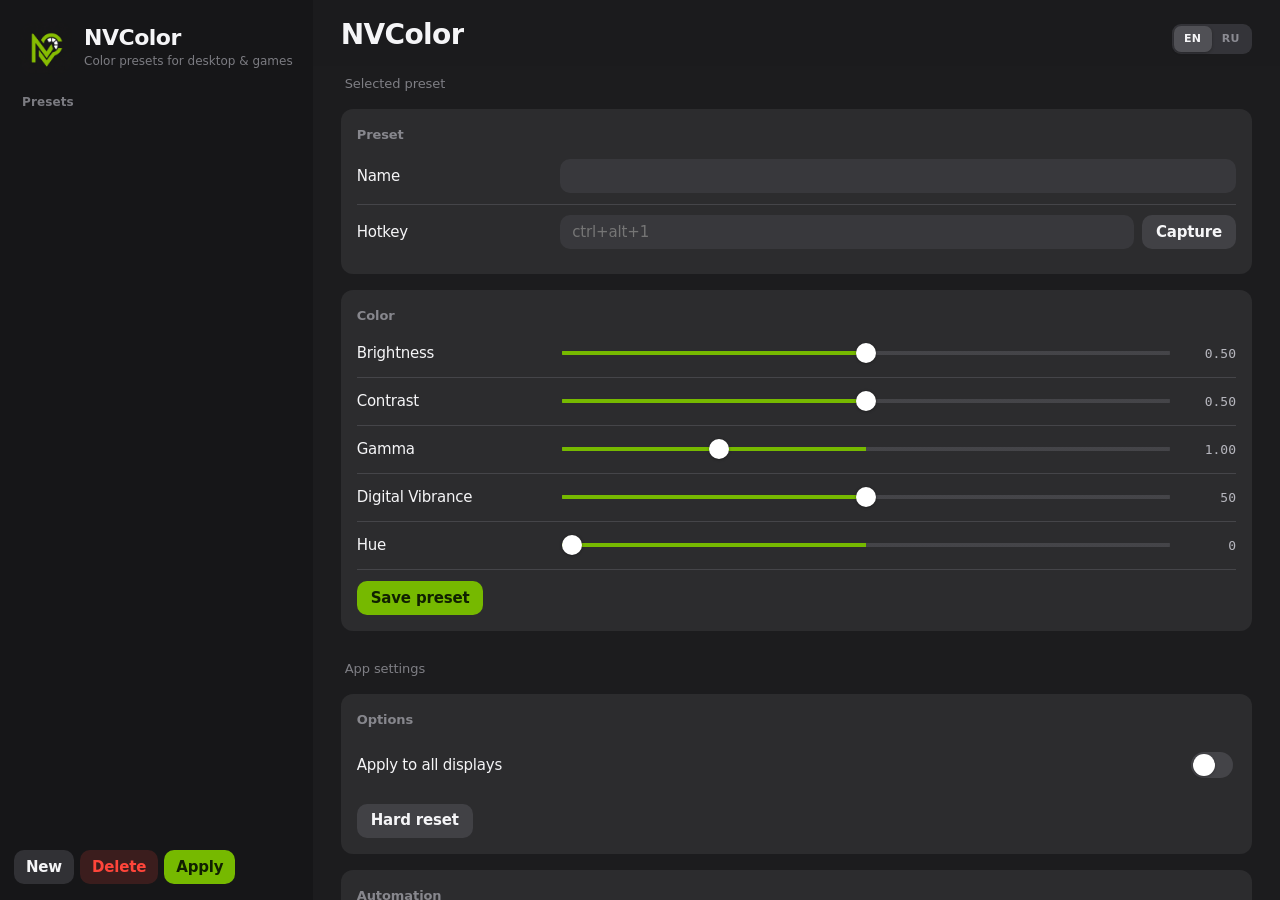
<file: nvcolor/ui/index.html>
<!DOCTYPE html>
<html lang="en">
<head>
  <meta charset="UTF-8" />
  <meta name="viewport" content="width=device-width, initial-scale=1.0" />
  <title>NVColor</title>
  <link rel="stylesheet" href="styles.css" />
</head>
<body>
  <div class="app">
    <aside class="nav" aria-label="Presets">
      <div class="brand">
        <img class="brand-logo" src="nvcolor.png" alt="" width="56" height="56" />
        <div class="header-text">
          <div class="brand-name">NVColor</div>
          <p class="subtitle" data-i18n="subtitle">Color presets for desktop &amp; games</p>
        </div>
      </div>
      <div class="nav-label" data-i18n="presetsNav">Presets</div>
      <div id="preset-list" class="preset-list" role="listbox"></div>
      <div class="nav-footer">
        <div class="nav-actions">
          <button type="button" class="btn" id="btn-new" data-i18n="new">New</button>
          <button type="button" class="btn btn-destructive" id="btn-delete" data-i18n="delete">Delete</button>
          <button type="button" class="btn btn-accent" id="btn-apply" data-i18n="apply">Apply</button>
        </div>
      </div>
    </aside>

    <div class="pane">
      <header class="pane-header">
        <div class="pane-heading">
          <div class="pane-title-row">
            <h1 id="content-title">NVColor</h1>
            <span class="badge" id="current-badge" hidden data-i18n="active">Active</span>
          </div>
          <p class="pane-sub" id="content-hotkey" hidden></p>
        </div>
        <div class="lang-switch" role="group" aria-label="Language">
          <button type="button" class="lang-btn active" data-lang="en" id="lang-en" title="English">EN</button>
          <button type="button" class="lang-btn" data-lang="ru" id="lang-ru" title="Русский">RU</button>
        </div>
      </header>

      <main class="content">
        <div class="panel-group">
          <div class="panel-group-label" data-i18n="selectedPreset">Selected preset</div>
          <section class="card">
            <h2 data-i18n="preset">Preset</h2>
            <div class="row">
              <label for="name" data-i18n="name">Name</label>
              <input id="name" type="text" autocomplete="off" />
            </div>
            <div class="row">
              <label for="hotkey" data-i18n="hotkey">Hotkey</label>
              <div class="hotkey-row">
                <input id="hotkey" type="text" autocomplete="off" data-i18n-placeholder="hotkeyPlaceholder" placeholder="ctrl+alt+1" />
                <button type="button" class="btn" id="btn-capture" data-i18n="capture">Capture</button>
              </div>
            </div>
          </section>

          <section class="card">
            <h2 data-i18n="color">Color</h2>
            <div class="slider-row">
              <label for="brightness" data-i18n="brightness">Brightness</label>
              <input id="brightness" type="range" min="0" max="1" step="0.01" value="0.5" />
              <span id="brightness-val" class="mono">0.50</span>
            </div>
            <div class="slider-row">
              <label for="contrast" data-i18n="contrast">Contrast</label>
              <input id="contrast" type="range" min="0" max="1" step="0.01" value="0.5" />
              <span id="contrast-val" class="mono">0.50</span>
            </div>
            <div class="slider-row">
              <label for="gamma" data-i18n="gamma">Gamma</label>
              <input id="gamma" type="range" min="0.4" max="2.8" step="0.01" value="1" />
              <span id="gamma-val" class="mono">1.00</span>
            </div>
            <div class="slider-row">
              <label for="vibrance" data-i18n="vibrance">Digital Vibrance</label>
              <input id="vibrance" type="range" min="0" max="100" step="1" value="50" />
              <span id="vibrance-val" class="mono">50</span>
            </div>
            <div class="slider-row">
              <label for="hue" data-i18n="hue">Hue</label>
              <input id="hue" type="range" min="0" max="360" step="1" value="0" />
              <span id="hue-val" class="mono">0</span>
            </div>
            <div class="actions">
              <button type="button" class="btn btn-accent" id="btn-save" data-i18n="savePreset">Save preset</button>
            </div>
          </section>
        </div>

        <div class="panel-group panel-group-global">
          <div class="panel-group-label" data-i18n="appSettings">App settings</div>
          <section class="card">
            <h2 data-i18n="options">Options</h2>
            <label class="switch-row">
              <span data-i18n="allDisplays">Apply to all displays</span>
              <input id="all-displays" type="checkbox" role="switch" />
            </label>
            <div class="actions">
              <button type="button" class="btn" id="btn-reset" data-i18n="hardReset">Hard reset</button>
            </div>
          </section>

          <section class="card">
            <h2 data-i18n="automation">Automation</h2>
            <label class="switch-row">
              <span data-i18n="watchProcess">Enable automation</span>
              <input id="watch-enabled" type="checkbox" role="switch" />
            </label>
            <div class="watch-rules-toolbar">
              <button type="button" class="btn" id="btn-add-rule" data-i18n="addRule">Add</button>
            </div>
            <div id="watch-rules" class="watch-rules"></div>
            <p class="hint" data-i18n="processesHint">Comma-separated process names per rule, e.g. process.exe</p>
          </section>

          <section class="card">
            <h2 data-i18n="config">Config</h2>
            <p class="hint" data-i18n-html="configHint">
              Import / export full <span class="mono">config.json</span> (presets, hotkeys, automation).
            </p>
            <div class="actions">
              <button type="button" class="btn" id="btn-import" data-i18n="import">Import…</button>
              <button type="button" class="btn btn-accent" id="btn-export" data-i18n="export">Export…</button>
            </div>
          </section>
        </div>
      </main>
    </div>
  </div>

  <div class="toast" id="toast" role="status" aria-live="polite"></div>

  <div class="sheet-root" id="sheet-root" hidden>
    <div class="sheet-scrim" id="sheet-scrim"></div>
    <div class="sheet" id="sheet" role="dialog" aria-modal="true" aria-labelledby="sheet-title" aria-describedby="sheet-message">
      <h2 id="sheet-title"></h2>
      <p id="sheet-message"></p>
      <div class="sheet-actions">
        <button type="button" class="sheet-btn" id="sheet-cancel"></button>
        <button type="button" class="sheet-btn sheet-btn-destructive" id="sheet-confirm"></button>
      </div>
    </div>
  </div>

  <script src="app.js"></script>
</body>
</html>
</file>
<file: nvcolor/ui/styles.css>
:root {
  --bg: #1c1c1e;
  --bg-sidebar: #161618;
  --surface: rgba(44, 44, 46, 0.72);
  --surface-solid: #2c2c2e;
  --fill: rgba(120, 120, 128, 0.16);
  --fill-hover: rgba(120, 120, 128, 0.28);
  --fill-active: rgba(120, 120, 128, 0.36);
  --separator: rgba(84, 84, 88, 0.65);
  --text: #f5f5f7;
  --text2: rgba(235, 235, 245, 0.72);
  --muted: rgba(235, 235, 245, 0.48);
  --accent: #76b900;
  --accent-hover: #85d000;
  --accent-press: #68a300;
  --accent-soft: rgba(118, 185, 0, 0.18);
  --destructive: #ff453a;
  --destructive-soft: rgba(255, 69, 58, 0.16);
  --focus: rgba(118, 185, 0, 0.45);
  --track: rgba(120, 120, 128, 0.32);
  --thumb: #ffffff;
  --radius: 12px;
  --radius-sm: 8px;
  --radius-pill: 999px;
  --font: -apple-system, BlinkMacSystemFont, "SF Pro Text", "Segoe UI Variable Text", "Segoe UI", system-ui, sans-serif;
  --mono: "SF Mono", "Cascadia Mono", "Consolas", ui-monospace, monospace;
  --ease-out: cubic-bezier(0.32, 0.72, 0, 1);
  --press-ms: 80ms;
  --label-col: 12.5rem;
}

* {
  box-sizing: border-box;
}

[hidden] {
  display: none !important;
}

html,
body {
  margin: 0;
  height: 100%;
  background: var(--bg);
  color: var(--text);
  font-family: var(--font);
  font-size: 15px;
  line-height: 1.47;
  letter-spacing: -0.01em;
  font-optical-sizing: auto;
  user-select: none;
  overflow: hidden;
}

body {
  background: var(--bg);
}

button,
input,
select {
  font: inherit;
  color: inherit;
}

.app {
  height: 100%;
  display: grid;
  grid-template-columns: auto 1fr;
  min-height: 0;
}

/* ——— Sidebar (heavier structural material) ——— */

.nav {
  display: flex;
  flex-direction: column;
  min-width: 252px;
  width: max-content;
  max-width: min(360px, 42vw);
  min-height: 0;
  padding: 18px 10px 12px;
  background: var(--bg-sidebar);
  border-right: none;
  box-shadow: 1px 0 0 var(--separator);
}

.brand {
  display: flex;
  align-items: center;
  gap: 12px;
  min-width: 0;
  padding: 4px 10px 16px;
}

.brand-logo {
  flex: 0 0 auto;
  width: 52px;
  height: 52px;
  object-fit: contain;
  border-radius: 14px;
  display: block;
}

.header-text {
  min-width: 0;
  display: flex;
  flex-direction: column;
  justify-content: center;
}

.brand-name {
  margin: 0;
  font-size: 22px;
  font-weight: 700;
  letter-spacing: -0.022em;
  line-height: 1.1;
}

.subtitle {
  margin: 4px 0 0;
  color: var(--muted);
  font-size: 12px;
  line-height: 1.3;
  letter-spacing: 0;
}

.nav-label {
  padding: 4px 12px 8px;
  color: var(--muted);
  font-size: 12px;
  font-weight: 600;
  letter-spacing: 0.01em;
}

.preset-list {
  flex: 1;
  min-height: 0;
  overflow: auto;
  display: flex;
  flex-direction: column;
  gap: 2px;
  padding: 0 4px 8px;
  mask-image: linear-gradient(to bottom, #000 0%, #000 calc(100% - 16px), transparent 100%);
}

.preset-list::-webkit-scrollbar,
.content::-webkit-scrollbar {
  width: 9px;
}

.preset-list::-webkit-scrollbar-thumb,
.content::-webkit-scrollbar-thumb {
  background: rgba(255, 255, 255, 0.18);
  border-radius: var(--radius-pill);
  border: 2px solid transparent;
  background-clip: content-box;
}

.preset-item {
  position: relative;
  display: flex;
  flex-direction: column;
  gap: 2px;
  padding: 9px 12px 9px 14px;
  border-radius: 10px;
  cursor: pointer;
  border: none;
  background: transparent;
  text-align: left;
  transition: background var(--press-ms) ease-out, transform var(--press-ms) ease-out;
}

.preset-item:hover {
  background: var(--fill);
}

.preset-item:active {
  transform: scale(0.985);
  background: var(--fill-hover);
}

.preset-item.active {
  background: var(--fill-active);
}

.preset-item .name {
  font-weight: 600;
  letter-spacing: -0.014em;
  display: flex;
  align-items: center;
  gap: 8px;
  min-width: 0;
  overflow: hidden;
  text-overflow: ellipsis;
  white-space: nowrap;
}

.preset-item.active .name {
  color: var(--accent);
}

.dot {
  width: 7px;
  height: 7px;
  border-radius: 50%;
  background: var(--accent);
  box-shadow: 0 0 0 3px var(--accent-soft);
}

.preset-item .hk {
  color: var(--muted);
  font-size: 11px;
  letter-spacing: 0.01em;
  min-height: 1em;
}

.nav-footer {
  position: relative;
  padding: 10px 4px 4px;
}

.nav-actions {
  display: flex;
  flex-wrap: nowrap;
  gap: 6px;
  width: max-content;
  max-width: 100%;
}

.nav-actions .btn {
  flex: 0 0 auto;
  white-space: nowrap;
  padding-inline: 12px;
}

/* ——— Content pane ——— */

.pane {
  min-width: 0;
  min-height: 0;
  display: flex;
  flex-direction: column;
  background: var(--bg);
}

.pane-header {
  flex-shrink: 0;
  display: flex;
  align-items: flex-start;
  justify-content: space-between;
  gap: 16px;
  padding: 20px 28px 12px;
  background: color-mix(in srgb, var(--bg) 72%, transparent);
  backdrop-filter: blur(24px) saturate(180%);
  -webkit-backdrop-filter: blur(24px) saturate(180%);
}

.pane-heading {
  min-width: 0;
}

.pane-title-row {
  display: flex;
  align-items: center;
  gap: 10px;
  min-width: 0;
}

.pane-header h1 {
  margin: 0;
  font-size: 28px;
  font-weight: 700;
  letter-spacing: -0.022em;
  line-height: 1.05;
  overflow: hidden;
  text-overflow: ellipsis;
  white-space: nowrap;
}

.pane-sub {
  margin: 4px 0 0;
  color: var(--muted);
  font-size: 13px;
  letter-spacing: 0.01em;
  font-variant-numeric: tabular-nums;
}

.badge {
  flex-shrink: 0;
  display: inline-flex;
  align-items: center;
  height: 20px;
  padding: 0 8px;
  border-radius: var(--radius-pill);
  background: var(--accent-soft);
  color: var(--accent);
  font-size: 11px;
  font-weight: 650;
  letter-spacing: 0.02em;
}

.lang-switch {
  display: inline-flex;
  flex-shrink: 0;
  margin-top: 4px;
  padding: 2px;
  border-radius: 9px;
  background: var(--fill-secondary, var(--fill-hover));
  background: var(--fill-hover);
}

.lang-btn {
  min-width: 38px;
  height: 26px;
  padding: 0 10px;
  border: none;
  border-radius: 7px;
  background: transparent;
  color: var(--muted);
  font-size: 11px;
  font-weight: 650;
  letter-spacing: 0.04em;
  cursor: pointer;
  transition: background var(--press-ms) ease-out, color var(--press-ms) ease-out, transform var(--press-ms) ease-out;
}

.lang-btn:hover {
  color: var(--text);
}

.lang-btn:active {
  transform: scale(0.96);
}

.lang-btn.active {
  color: var(--text);
  background: rgba(255, 255, 255, 0.14);
  box-shadow: 0 1px 3px rgba(0, 0, 0, 0.28);
}

.content {
  flex: 1;
  min-height: 0;
  overflow: auto;
  display: flex;
  flex-direction: column;
  gap: 22px;
  padding: 8px 28px 28px;
}

.panel-group {
  display: flex;
  flex-direction: column;
  gap: 16px;
}

.panel-group-global {
  padding-top: 6px;
}

.panel-group-label {
  padding: 0 4px;
  color: var(--muted);
  font-size: 13px;
  font-weight: 400;
  letter-spacing: -0.006em;
}

.card {
  padding: 4px 0 14px;
  background: var(--surface-solid);
  border-radius: var(--radius);
  overflow: hidden;
}

.card h2 {
  margin: 0;
  padding: 12px 16px 4px;
  font-size: 13px;
  font-weight: 600;
  letter-spacing: -0.006em;
  color: var(--muted);
}

.row,
.slider-row,
.switch-row {
  display: grid;
  align-items: center;
  gap: 16px;
  margin: 0 16px;
  padding: 11px 0;
  box-shadow: 0 1px 0 var(--separator);
}

.row:last-of-type,
.slider-row:last-of-type,
.switch-row:last-of-type {
  box-shadow: none;
}

.row {
  grid-template-columns: var(--label-col, 12.5rem) 1fr;
}

.row.tight {
  padding-top: 8px;
}

.slider-row {
  grid-template-columns: var(--label-col, 12.5rem) 1fr 52px;
}

.switch-row {
  grid-template-columns: 1fr auto;
  cursor: pointer;
}

.card > .switch-row:first-of-type {
  margin-top: 4px;
}

.row label,
.slider-row label {
  color: var(--text);
  white-space: nowrap;
  font-size: 15px;
  letter-spacing: -0.016em;
}

.switch-row span {
  color: var(--text);
  font-size: 15px;
  letter-spacing: -0.016em;
}

input[type="text"] {
  width: 100%;
  height: 34px;
  border-radius: 10px;
  border: none;
  background: var(--fill);
  padding: 0 12px;
  outline: none;
  letter-spacing: -0.01em;
  transition: background 160ms var(--ease-out), box-shadow 160ms var(--ease-out);
}

input[type="text"]:hover {
  background: var(--fill-hover);
}

input[type="text"]:focus {
  background: var(--fill-hover);
  box-shadow: 0 0 0 4px var(--focus);
}

.combo {
  position: relative;
  width: 100%;
}

.combo-trigger {
  width: 100%;
  height: 34px;
  box-sizing: border-box;
  display: flex;
  align-items: center;
  justify-content: space-between;
  gap: 8px;
  padding: 0 36px 0 12px;
  border-radius: 10px;
  border: none;
  background-color: var(--fill);
  background-image: url("data:image/svg+xml,%3Csvg xmlns='http://www.w3.org/2000/svg' width='12' height='12' viewBox='0 0 12 12' fill='none'%3E%3Cpath d='M2.5 4.25L6 7.75L9.5 4.25' stroke='%23ebebf5' stroke-opacity='0.48' stroke-width='1.5' stroke-linecap='round' stroke-linejoin='round'/%3E%3C/svg%3E");
  background-repeat: no-repeat;
  background-position: right 12px center;
  background-size: 12px 12px;
  color: inherit;
  text-align: left;
  cursor: pointer;
  outline: none;
  transition: background var(--press-ms) ease-out, transform var(--press-ms) ease-out, box-shadow 160ms var(--ease-out);
}

.combo-trigger:hover {
  background-color: var(--fill-hover);
}

.combo-trigger:active {
  transform: scale(0.985);
}

.combo.open .combo-trigger,
.combo-trigger:focus-visible {
  box-shadow: 0 0 0 4px var(--focus);
}

.combo-value {
  overflow: hidden;
  text-overflow: ellipsis;
  white-space: nowrap;
}

.combo-menu {
  position: fixed;
  z-index: 9999;
  max-height: 220px;
  overflow: auto;
  padding: 6px;
  border-radius: 12px;
  border: 1px solid rgba(255, 255, 255, 0.08);
  background: rgba(44, 44, 46, 0.86);
  backdrop-filter: blur(28px) saturate(180%);
  -webkit-backdrop-filter: blur(28px) saturate(180%);
  box-shadow:
    0 0 0 0.5px rgba(255, 255, 255, 0.12) inset,
    0 18px 40px rgba(0, 0, 0, 0.45);
  transform-origin: top center;
  opacity: 0;
  transform: scale(0.96) translateY(-4px);
  pointer-events: none;
  transition: opacity 280ms var(--ease-out), transform 280ms var(--ease-out);
}

.combo-menu[data-dir="up"] {
  transform: scale(0.96) translateY(4px);
}

.combo-menu.visible {
  opacity: 1;
  transform: scale(1) translateY(0);
  pointer-events: auto;
}

.combo-menu[hidden] {
  display: none;
}

.combo-option {
  display: block;
  width: 100%;
  border: none;
  background: transparent;
  color: var(--text);
  text-align: left;
  padding: 8px 10px;
  border-radius: 8px;
  cursor: pointer;
  font: inherit;
  letter-spacing: -0.014em;
  transition: background var(--press-ms) ease-out;
}

.combo-option:hover,
.combo-option:focus-visible {
  background: var(--fill-hover);
  outline: none;
}

.combo-option:active {
  background: var(--fill-active);
}

.combo-option.active {
  background: var(--accent-soft);
  color: var(--accent);
  font-weight: 600;
}

.hotkey-row {
  display: grid;
  grid-template-columns: 1fr auto;
  gap: 8px;
  align-items: center;
}

.btn {
  height: 34px;
  box-sizing: border-box;
  padding: 0 14px;
  border-radius: 10px;
  border: none;
  background: var(--fill-hover);
  cursor: pointer;
  line-height: 1;
  display: inline-flex;
  align-items: center;
  justify-content: center;
  font-weight: 590;
  letter-spacing: -0.012em;
  transition: background var(--press-ms) ease-out, transform var(--press-ms) ease-out, opacity 160ms var(--ease-out);
}

.btn:hover {
  background: var(--fill-active);
}

.btn:active {
  transform: scale(0.97);
}

.btn-accent {
  background: var(--accent);
  color: #102000;
}

.btn-accent:hover {
  background: var(--accent-hover);
}

.btn-accent:active {
  background: var(--accent-press);
  transform: scale(0.97);
}

.btn-destructive {
  background: var(--destructive-soft);
  color: var(--destructive);
}

.btn-destructive:hover {
  background: rgba(255, 69, 58, 0.24);
}

.btn.capturing {
  color: var(--accent);
  background: var(--accent-soft);
  box-shadow: 0 0 0 4px var(--focus);
}

.actions {
  display: flex;
  gap: 8px;
  margin: 12px 16px 2px;
}

.card > .actions:last-child {
  margin-bottom: 2px;
}

.mono {
  font-family: var(--mono);
  color: var(--text2);
  text-align: right;
  font-size: 13px;
  font-variant-numeric: tabular-nums;
  letter-spacing: 0;
}

.hint {
  margin: 8px 16px 4px;
  color: var(--muted);
  font-size: 12px;
  line-height: 1.4;
  letter-spacing: 0;
}

.hint .mono {
  font-family: var(--mono);
  color: var(--text2);
}

.watch-rules-toolbar {
  display: flex;
  justify-content: flex-end;
  margin: 4px 16px 8px;
}

.watch-rules {
  display: flex;
  flex-direction: column;
  gap: 10px;
  margin: 0 16px;
}

.watch-rule {
  padding: 4px 0 8px;
  border-radius: 10px;
  background: var(--fill);
}

.watch-rule .row {
  margin-left: 12px;
  margin-right: 12px;
}

.watch-rule .row:last-child {
  box-shadow: none;
}

.watch-rule-head {
  display: flex;
  align-items: center;
  justify-content: space-between;
  gap: 12px;
  margin: 0 12px;
  padding: 8px 0 4px;
}

.watch-rule-enabled {
  flex: 1;
  margin: 0;
  padding: 0;
  box-shadow: none;
}

.btn-rule-delete {
  flex-shrink: 0;
  height: 30px;
  padding: 0 12px;
  font-size: 13px;
  background: transparent;
  color: var(--destructive);
}

.btn-rule-delete:hover {
  background: var(--destructive-soft);
}

input[type="range"] {
  -webkit-appearance: none;
  appearance: none;
  width: 100%;
  height: 22px;
  background: transparent;
  outline: none;
  cursor: pointer;
}

input[type="range"]::-webkit-slider-runnable-track {
  height: 4px;
  border-radius: var(--radius-pill);
  background: transparent;
}

input[type="range"]::-webkit-slider-thumb {
  -webkit-appearance: none;
  appearance: none;
  width: 20px;
  height: 20px;
  margin-top: -8px;
  border-radius: 50%;
  background: var(--thumb);
  border: none;
  box-shadow: 0 0.5px 3px rgba(0, 0, 0, 0.35), 0 0 0 0.5px rgba(0, 0, 0, 0.08);
  cursor: pointer;
  transition: transform var(--press-ms) ease-out;
}

input[type="range"]:active::-webkit-slider-thumb {
  transform: scale(1.08);
}

input[type="range"] {
  background: linear-gradient(to right, var(--accent) 50%, var(--track) 50%);
  background-size: 100% 4px;
  background-repeat: no-repeat;
  background-position: center;
  border-radius: var(--radius-pill);
}

input[type="checkbox"][role="switch"] {
  -webkit-appearance: none;
  appearance: none;
  width: 42px;
  height: 26px;
  border-radius: var(--radius-pill);
  background: rgba(120, 120, 128, 0.32);
  position: relative;
  cursor: pointer;
  flex-shrink: 0;
  transition: background 280ms var(--ease-out);
}

input[type="checkbox"][role="switch"]::after {
  content: "";
  position: absolute;
  top: 2px;
  left: 2px;
  width: 22px;
  height: 22px;
  border-radius: 50%;
  background: #fff;
  box-shadow: 0 1px 3px rgba(0, 0, 0, 0.28);
  transition: transform 280ms var(--ease-out);
}

input[type="checkbox"][role="switch"]:active::after {
  transform: scale(0.94);
}

input[type="checkbox"][role="switch"]:checked {
  background: var(--accent);
}

input[type="checkbox"][role="switch"]:checked::after {
  transform: translateX(16px);
}

input[type="checkbox"][role="switch"]:checked:active::after {
  transform: translateX(16px) scale(0.94);
}

/* ——— Toast ——— */

.toast {
  position: fixed;
  left: 50%;
  bottom: 24px;
  z-index: 10050;
  min-width: 180px;
  max-width: min(420px, calc(100% - 40px));
  padding: 10px 18px;
  border-radius: 14px;
  background: rgba(44, 44, 46, 0.78);
  backdrop-filter: blur(24px) saturate(180%);
  -webkit-backdrop-filter: blur(24px) saturate(180%);
  border: 1px solid rgba(255, 255, 255, 0.1);
  box-shadow: 0 12px 40px rgba(0, 0, 0, 0.4);
  color: var(--text);
  font-size: 13px;
  font-weight: 590;
  letter-spacing: -0.01em;
  text-align: center;
  opacity: 0;
  transform: translateX(-50%) translateY(16px);
  pointer-events: none;
  will-change: transform, opacity;
}

.toast.show {
  pointer-events: none;
}

/* ——— Confirm sheet (macOS-style alert) ——— */

.sheet-root {
  position: fixed;
  inset: 0;
  z-index: 10100;
  display: grid;
  place-items: center;
}

.sheet-root[hidden] {
  display: none;
}

.sheet-scrim {
  position: absolute;
  inset: 0;
  background: rgba(0, 0, 0, 0.36);
  opacity: 0;
}

.sheet {
  position: relative;
  width: min(320px, calc(100% - 48px));
  padding: 22px 18px 16px;
  border-radius: 14px;
  background: rgba(44, 44, 46, 0.92);
  backdrop-filter: blur(40px) saturate(180%);
  -webkit-backdrop-filter: blur(40px) saturate(180%);
  border: 1px solid rgba(255, 255, 255, 0.1);
  box-shadow: 0 24px 64px rgba(0, 0, 0, 0.5);
  text-align: center;
  transform: scale(0.96);
  opacity: 0;
  will-change: transform, opacity;
}

.sheet h2 {
  margin: 0;
  font-size: 17px;
  font-weight: 650;
  letter-spacing: -0.022em;
  line-height: 1.2;
}

.sheet p {
  margin: 8px 0 18px;
  color: var(--text2);
  font-size: 13px;
  line-height: 1.4;
  letter-spacing: 0;
}

.sheet-actions {
  display: grid;
  grid-template-columns: 1fr 1fr;
  gap: 8px;
}

.sheet-btn {
  height: 36px;
  border: none;
  border-radius: 10px;
  background: var(--fill-hover);
  color: var(--text);
  font-weight: 590;
  cursor: pointer;
  transition: background var(--press-ms) ease-out, transform var(--press-ms) ease-out;
}

.sheet-btn:hover {
  background: var(--fill-active);
}

.sheet-btn:active {
  transform: scale(0.97);
}

.sheet-btn-destructive {
  background: var(--destructive);
  color: #fff;
}

.sheet-btn-destructive:hover {
  background: #ff6961;
}

@media (max-width: 820px) {
  .app {
    grid-template-columns: 1fr;
    grid-template-rows: auto 1fr;
  }

  .nav {
    max-height: 240px;
    width: 100%;
    max-width: none;
    box-shadow: 0 1px 0 var(--separator);
  }
}

@media (prefers-reduced-motion: reduce) {
  *,
  *::before,
  *::after {
    transition-duration: 0.01ms !important;
    animation-duration: 0.01ms !important;
  }

  .btn:active,
  .preset-item:active,
  .combo-trigger:active,
  .sheet-btn:active,
  .lang-btn:active {
    transform: none;
  }

  .combo-menu {
    transform: none;
  }
}

@media (prefers-reduced-transparency: reduce) {
  .pane-header,
  .toast,
  .sheet,
  .combo-menu {
    backdrop-filter: none;
    -webkit-backdrop-filter: none;
  }

  .pane-header {
    background: var(--bg);
  }

  .toast,
  .sheet,
  .combo-menu {
    background: var(--surface-solid);
  }
}

@media (prefers-contrast: more) {
  .card,
  .toast,
  .sheet,
  .combo-menu {
    box-shadow: inset 0 0 0 1px #fff;
  }

  .nav {
    box-shadow: 1px 0 0 #fff;
  }

  input[type="text"] {
    box-shadow: inset 0 0 0 1px var(--text2);
  }
}
</file>
